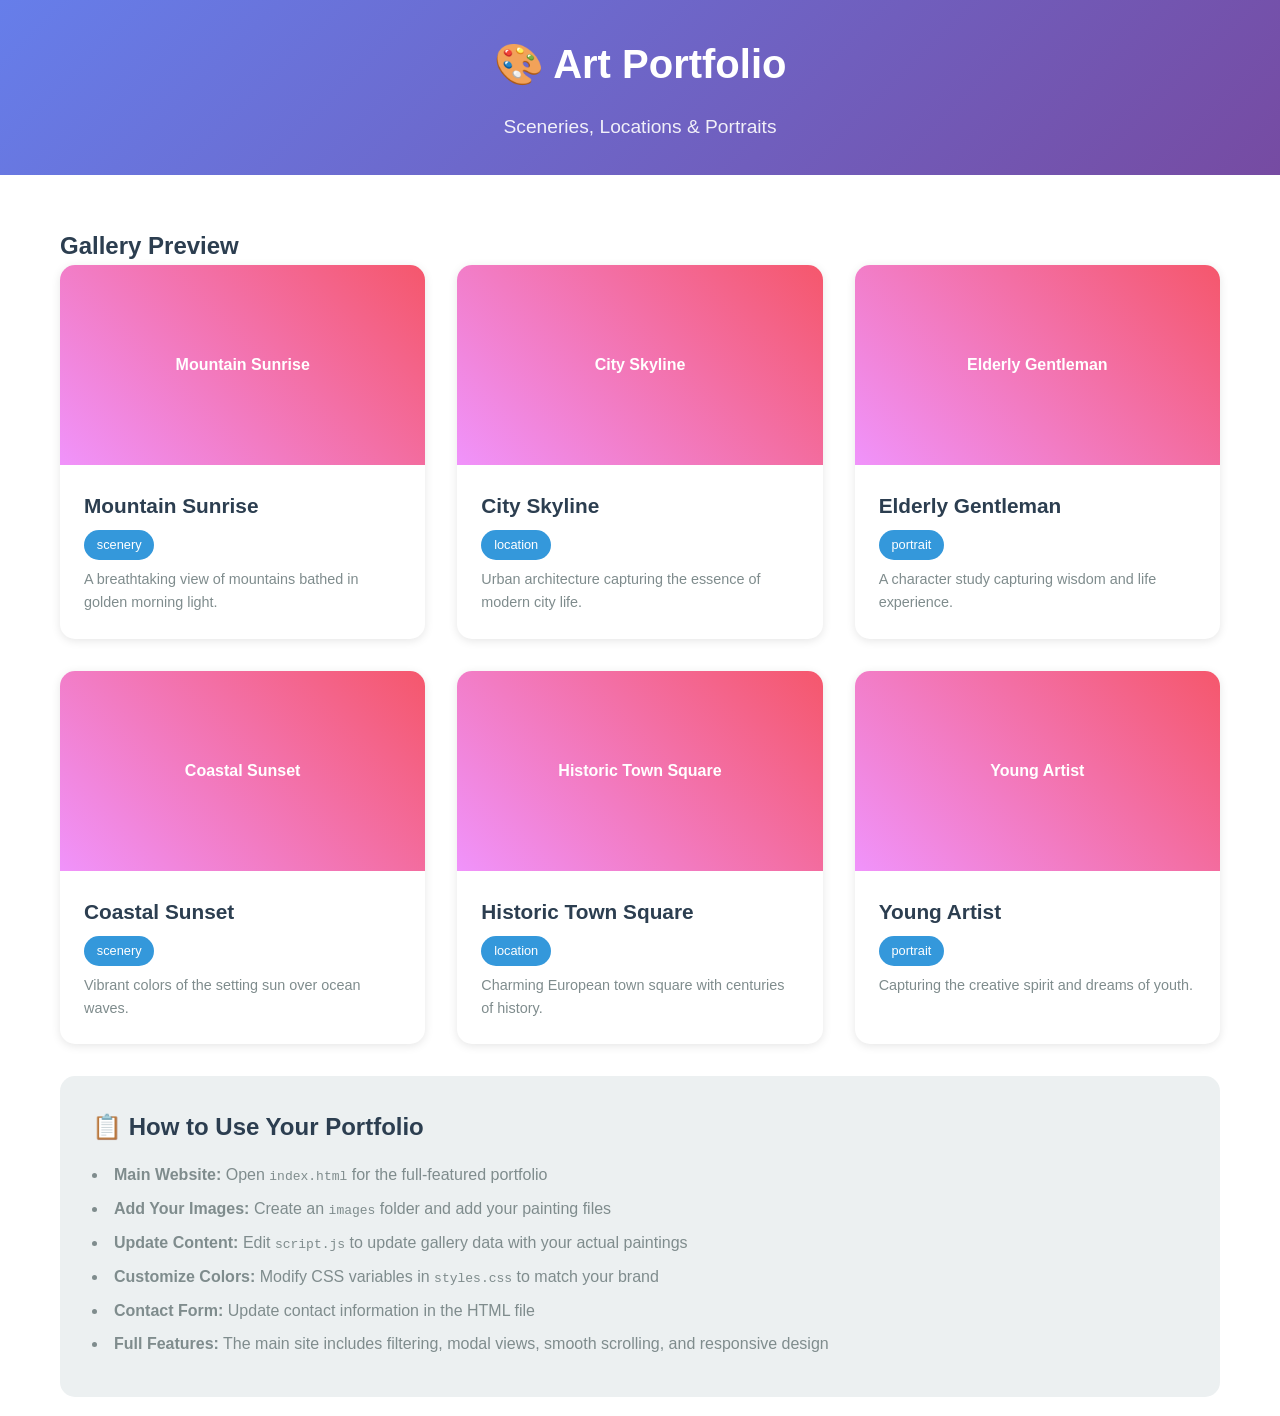
<file: preview.html>
<!DOCTYPE html>
<html lang="en">
<head>
    <meta charset="UTF-8">
    <meta name="viewport" content="width=device-width, initial-scale=1.0">
    <title>Art Portfolio - Quick Preview</title>
    <style>
        * { margin: 0; padding: 0; box-sizing: border-box; }
        body { font-family: Arial, sans-serif; line-height: 1.6; color: #2c3e50; }
        .container { max-width: 1200px; margin: 0 auto; padding: 20px; }
        .header { background: linear-gradient(135deg, #667eea 0%, #764ba2 100%); color: white; padding: 2rem; text-align: center; margin-bottom: 2rem; }
        .header h1 { font-size: 2.5rem; margin-bottom: 1rem; }
        .header p { font-size: 1.2rem; opacity: 0.9; }
        .gallery { display: grid; grid-template-columns: repeat(auto-fit, minmax(300px, 1fr)); gap: 2rem; margin-bottom: 2rem; }
        .gallery-item { background: white; border-radius: 15px; overflow: hidden; box-shadow: 0 2px 10px rgba(0,0,0,0.1); transition: transform 0.3s ease; }
        .gallery-item:hover { transform: translateY(-5px); }
        .gallery-image { height: 200px; background: linear-gradient(45deg, #f093fb 0%, #f5576c 100%); display: flex; align-items: center; justify-content: center; color: white; font-weight: bold; }
        .gallery-info { padding: 1.5rem; }
        .gallery-title { font-size: 1.3rem; margin-bottom: 0.5rem; color: #2c3e50; }
        .gallery-category { background: #3498db; color: white; padding: 0.3rem 0.8rem; border-radius: 20px; font-size: 0.8rem; display: inline-block; margin-bottom: 0.5rem; }
        .gallery-description { color: #7f8c8d; font-size: 0.9rem; }
        .instructions { background: #ecf0f1; padding: 2rem; border-radius: 15px; margin-top: 2rem; }
        .instructions h2 { color: #2c3e50; margin-bottom: 1rem; }
        .instructions ul { list-style-position: inside; color: #7f8c8d; }
        .instructions li { margin-bottom: 0.5rem; }
    </style>
</head>
<body>
    <div class="header">
        <h1>🎨 Art Portfolio</h1>
        <p>Sceneries, Locations & Portraits</p>
    </div>
    
    <div class="container">
        <h2>Gallery Preview</h2>
        <div class="gallery">
            <div class="gallery-item">
                <div class="gallery-image">Mountain Sunrise</div>
                <div class="gallery-info">
                    <h3 class="gallery-title">Mountain Sunrise</h3>
                    <span class="gallery-category">scenery</span>
                    <p class="gallery-description">A breathtaking view of mountains bathed in golden morning light.</p>
                </div>
            </div>
            
            <div class="gallery-item">
                <div class="gallery-image">City Skyline</div>
                <div class="gallery-info">
                    <h3 class="gallery-title">City Skyline</h3>
                    <span class="gallery-category">location</span>
                    <p class="gallery-description">Urban architecture capturing the essence of modern city life.</p>
                </div>
            </div>
            
            <div class="gallery-item">
                <div class="gallery-image">Elderly Gentleman</div>
                <div class="gallery-info">
                    <h3 class="gallery-title">Elderly Gentleman</h3>
                    <span class="gallery-category">portrait</span>
                    <p class="gallery-description">A character study capturing wisdom and life experience.</p>
                </div>
            </div>
            
            <div class="gallery-item">
                <div class="gallery-image">Coastal Sunset</div>
                <div class="gallery-info">
                    <h3 class="gallery-title">Coastal Sunset</h3>
                    <span class="gallery-category">scenery</span>
                    <p class="gallery-description">Vibrant colors of the setting sun over ocean waves.</p>
                </div>
            </div>
            
            <div class="gallery-item">
                <div class="gallery-image">Historic Town Square</div>
                <div class="gallery-info">
                    <h3 class="gallery-title">Historic Town Square</h3>
                    <span class="gallery-category">location</span>
                    <p class="gallery-description">Charming European town square with centuries of history.</p>
                </div>
            </div>
            
            <div class="gallery-item">
                <div class="gallery-image">Young Artist</div>
                <div class="gallery-info">
                    <h3 class="gallery-title">Young Artist</h3>
                    <span class="gallery-category">portrait</span>
                    <p class="gallery-description">Capturing the creative spirit and dreams of youth.</p>
                </div>
            </div>
        </div>
        
        <div class="instructions">
            <h2>📋 How to Use Your Portfolio</h2>
            <ul>
                <li><strong>Main Website:</strong> Open <code>index.html</code> for the full-featured portfolio</li>
                <li><strong>Add Your Images:</strong> Create an <code>images</code> folder and add your painting files</li>
                <li><strong>Update Content:</strong> Edit <code>script.js</code> to update gallery data with your actual paintings</li>
                <li><strong>Customize Colors:</strong> Modify CSS variables in <code>styles.css</code> to match your brand</li>
                <li><strong>Contact Form:</strong> Update contact information in the HTML file</li>
                <li><strong>Full Features:</strong> The main site includes filtering, modal views, smooth scrolling, and responsive design</li>
            </ul>
        </div>
    </div>
</body>
</html>
</file>
